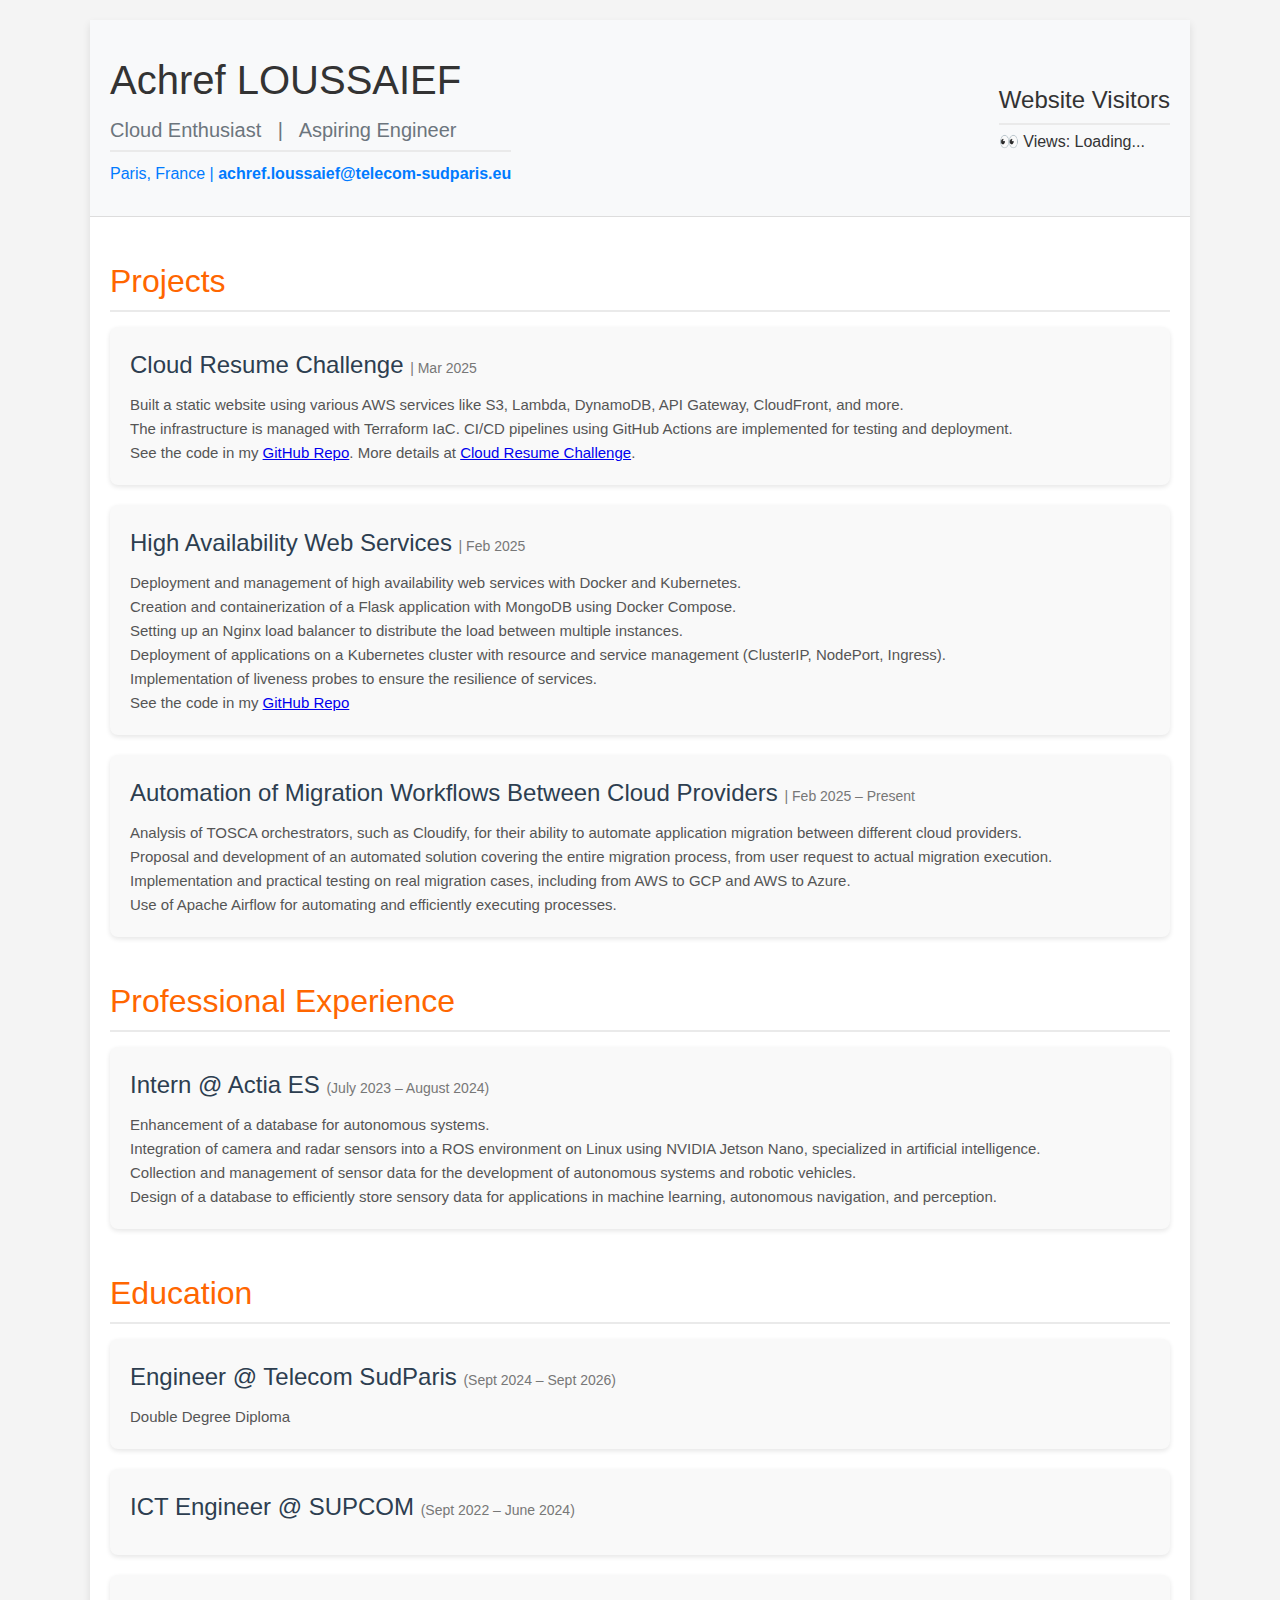
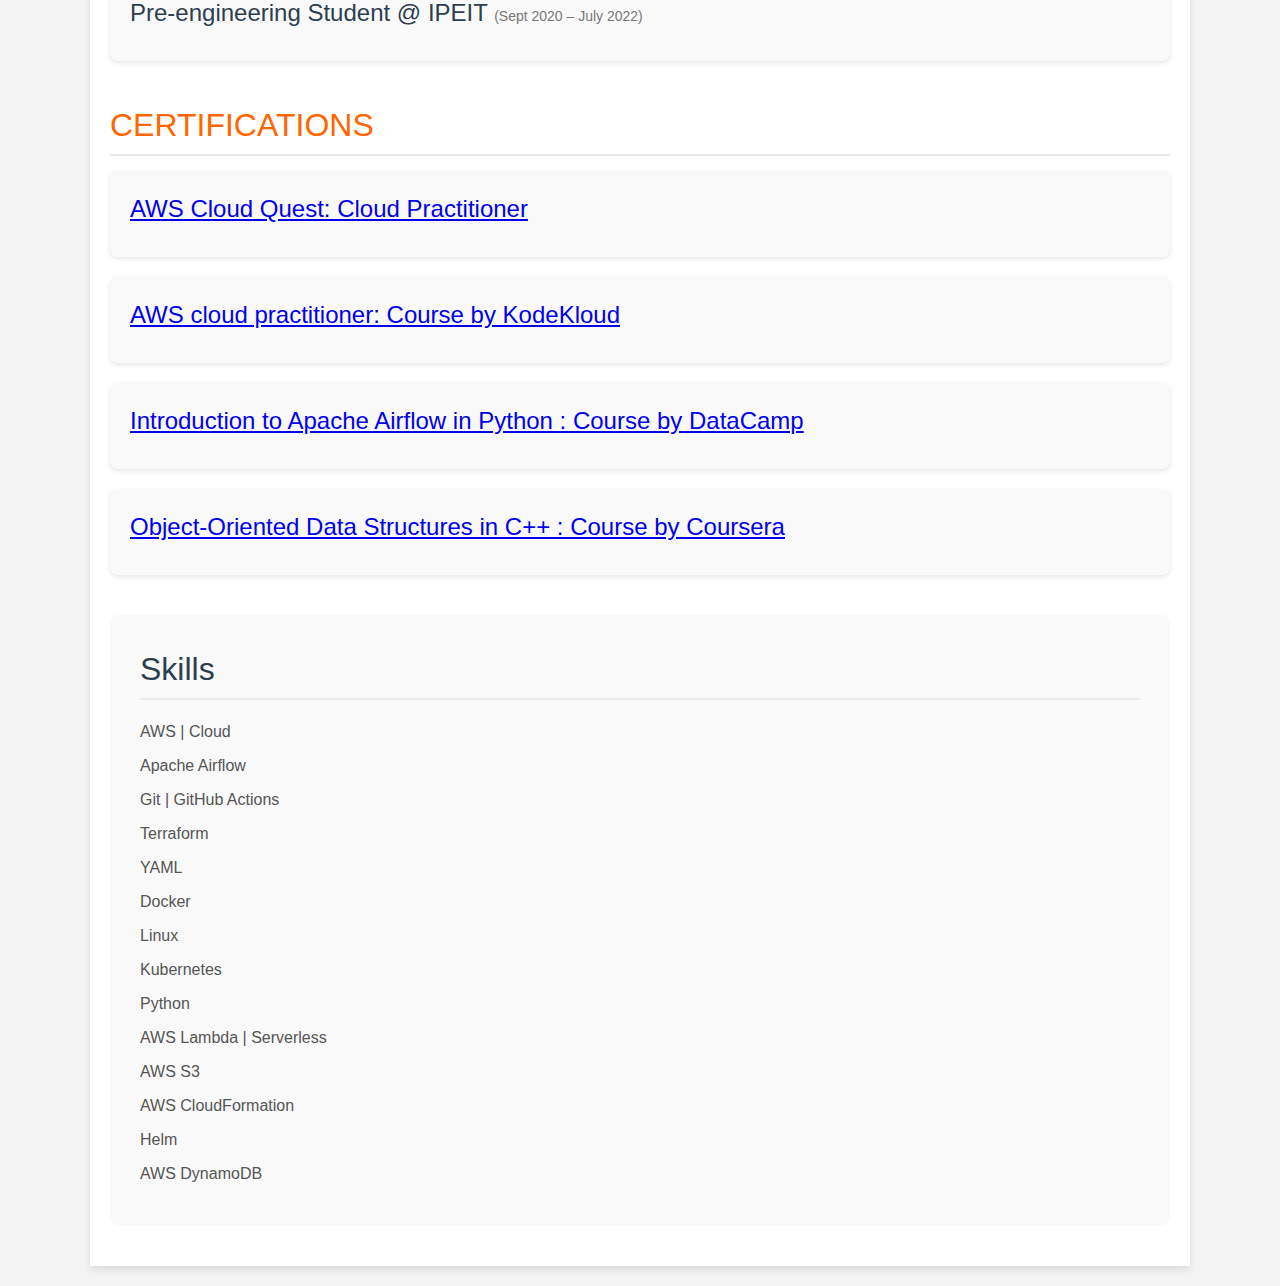
<file: index.html>
<!DOCTYPE html>
<html lang="en">

<head>
  <meta charset="UTF-8">
  <meta name="viewport" content="width=device-width, initial-scale=1.0">
  <meta name="author" content="Achref LOUSSAIEF">
  <meta name="description" content="Built on AWS, provisioned by custom Terraform IaC, Lambda Function, API Gateway.">
  <meta name="keywords" content="HTML, CSS, JavaScript, AWS, Terraform, Serverless, S3, Static Website, Python, DynamoDB">
  <title>Achref LOUSSAIEF | Welcome to my world</title>
  <link rel="stylesheet" href="styles.css" media="all">
  <script src="https://code.jquery.com/jquery-3.6.0.min.js"></script>
  <script src="index.js"></script>
</head>

<body>

  <div class="container">
    <header>
      <div class="header-container">
        <section class="header-info">
          <h1>Achref LOUSSAIEF</h1>
          <h2>Cloud Enthusiast &nbsp;&nbsp;|&nbsp;&nbsp; Aspiring Engineer</h2>
          <p>
            Paris, France | 
            <a href="mailto:achref.loussaief@telecom-sudparis.eu">achref.loussaief@telecom-sudparis.eu</a>
          </p>
        </section>
    
        <section class="visitor-counter">
          <h2>Website Visitors</h2>
          <p id="counter">👀 Views: Loading...</p>
        </section>
      </div>          
    </header>

    <main>
      <section class="projects">
        <h2>Projects</h2>

        <article class="project">
          <h3>Cloud Resume Challenge <span class="project-date">| Mar 2025</span></h3>
          <p>Built a static website using various AWS services like S3, Lambda, DynamoDB, API Gateway, CloudFront, and more.</p>
          <P>The infrastructure is managed with Terraform IaC. CI/CD pipelines using GitHub Actions are implemented for testing and deployment.</p>
          <p>See the code in my <a href="https://github.com/" target="_blank">GitHub Repo</a>. More details at <a href="https://cloudresumechallenge.dev/docs/the-challenge/aws/" target="_blank">Cloud Resume Challenge</a>.</p>
        </article>

        <article class="project">
          <h3>High Availability Web Services <span class="project-date">| Feb 2025</span></h3>
          <p>Deployment and management of high availability web services with Docker and Kubernetes.</p>
          <p>Creation and containerization of a Flask application with MongoDB using Docker Compose.</p>
          <p>Setting up an Nginx load balancer to distribute the load between multiple instances.</p>
          <P>Deployment of applications on a Kubernetes cluster with resource and service management (ClusterIP, NodePort, Ingress).</P>
          <P> Implementation of liveness probes to ensure the resilience of services.</P>
          <p>See the code in my <a href="https://github.com/ComplexNetTSP/kubernetes-LAshref" target="_blank">GitHub Repo</a></p>
        </article>

        <article class="project">
          <h3>Automation of Migration Workflows Between Cloud Providers <span class="project-date">| Feb 2025 – Present</span></h3>
          <p>Analysis of TOSCA orchestrators, such as Cloudify, for their ability to automate application migration between different cloud providers.</p> 
          <p>Proposal and development of an automated solution covering the entire migration process, from user request to actual migration execution.</p>
          <p>Implementation and practical testing on real migration cases, including from AWS to GCP and AWS to Azure.</p>
          <p> Use of Apache Airflow for automating and efficiently executing processes.</p>
        </article>
      </section>

      <section class="experience">
        <h2>Professional Experience</h2>

        <article class="role">
          <h3>Intern @ Actia ES <span class="role-date">(July 2023 – August 2024)</span></h3>
          <p>Enhancement of a database for autonomous systems.</p>
          <p>Integration of camera and radar sensors into a ROS environment on Linux using NVIDIA Jetson Nano, specialized in artificial intelligence.</p>
          <p>Collection and management of sensor data for the development of autonomous systems and robotic vehicles.</p>
          <P>Design of a database to efficiently store sensory data for applications in machine learning, autonomous navigation, and perception.</P>
        </article>
      </section>

      <section class="education">
        <h2>Education</h2>

        <article class="degree">
          <h3>Engineer @ Telecom SudParis <span class="degree-date">(Sept 2024 – Sept 2026)</span></h3>
          <p>Double Degree Diploma</p>
        </article>

        <article class="degree">
          <h3>ICT Engineer @ SUPCOM <span class="degree-date">(Sept 2022 – June 2024)</span></h3>
        </article>

        <article class="degree">
          <h3>Pre-engineering Student @ IPEIT <span class="degree-date">(Sept 2020 – July 2022)</span></h3>
        </article>
      </section>


      <section class="certifications">
        <h2>CERTIFICATIONS</h2>

        <article class="certification">
          <h3><a href="https://www.credly.com/badges/242ad1be-1a27-47f5-80b9-ad44a0bd5103/public_url" target="_blank">AWS Cloud Quest: Cloud Practitioner </a></h3>
        </article>

        <article class="certification">
          <h3><a href="https://certificates.kodekloud.com/67a9d951-f0d4-451b-a1e1-0824b84cc4b9/6b23dccf-ebef-47fc-8337-e42305d19ac1/e836645f-cf6a-4ea5-b864-fa356790c995.pdf" target="_blank">AWS cloud practitioner: Course by KodeKloud </a></h3>
        </article>

        <article class="certification">
          <h3><a href="https://www.datacamp.com/statement-of-accomplishment/course/89a44e72e4e9db406c1d7437ddc877d15b677e7f?raw=1" target="_blank">Introduction to Apache Airflow in Python : Course by DataCamp </a></h3>
        </article>

        <article class="certification">
          <h3><a href="https://www.coursera.org/account/accomplishments/verify/7E6PA2EGDRTJ" target="_blank">Object-Oriented Data Structures in C++ : Course by Coursera </a></h3>
        </article>

      </section>

      <section class="skills">
        <h2>Skills</h2>
        <ul>
          <li>AWS | Cloud</li>
          <li>Apache Airflow</li>
          <li>Git | GitHub Actions</li>
          <li>Terraform</li>
          <li>YAML</li>
          <li>Docker</li>
          <li>Linux</li>
          <li>Kubernetes</li>
          <li>Python</li>
          <li>AWS Lambda | Serverless</li>
          <li>AWS S3</li>
          <li>AWS CloudFormation</li>
          <li>Helm</li>
          <li>AWS DynamoDB</li>
        </ul>
      </section>

    </main>
  </div>
</body>

</html>
</file>
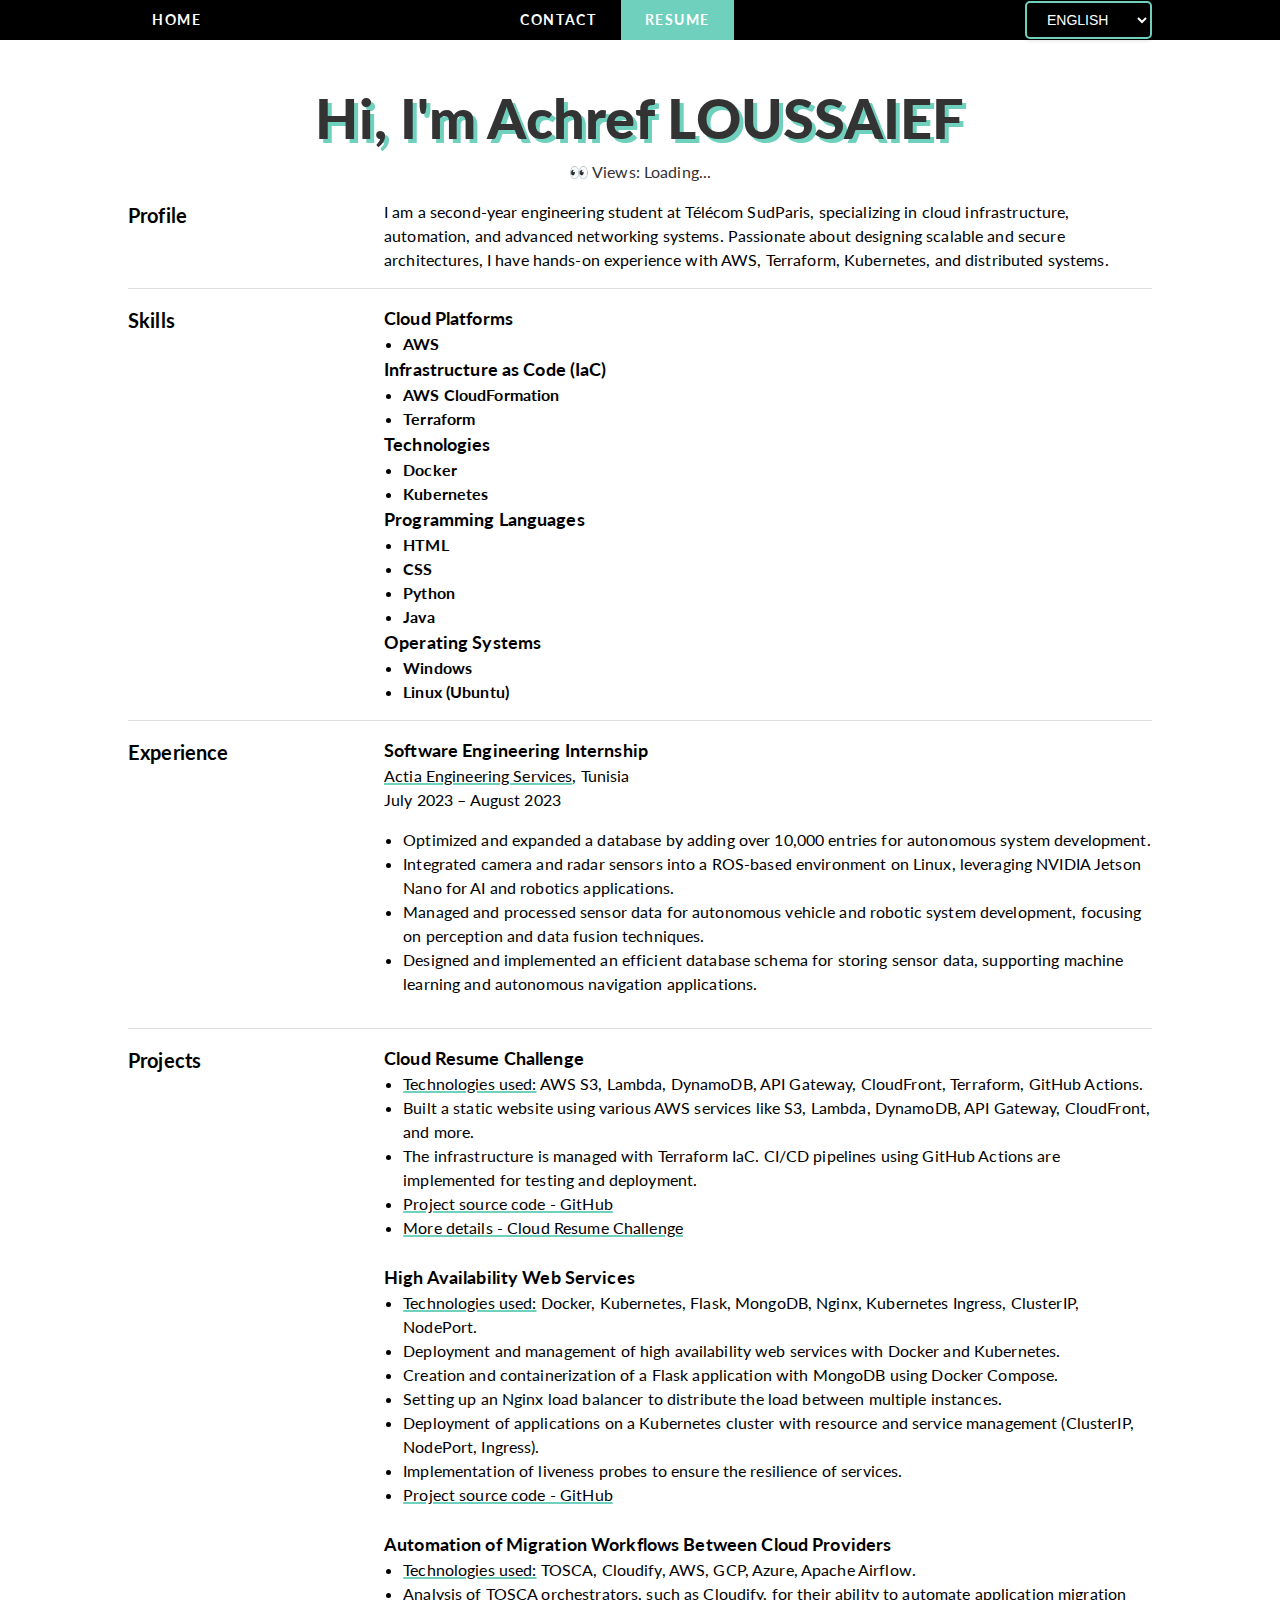
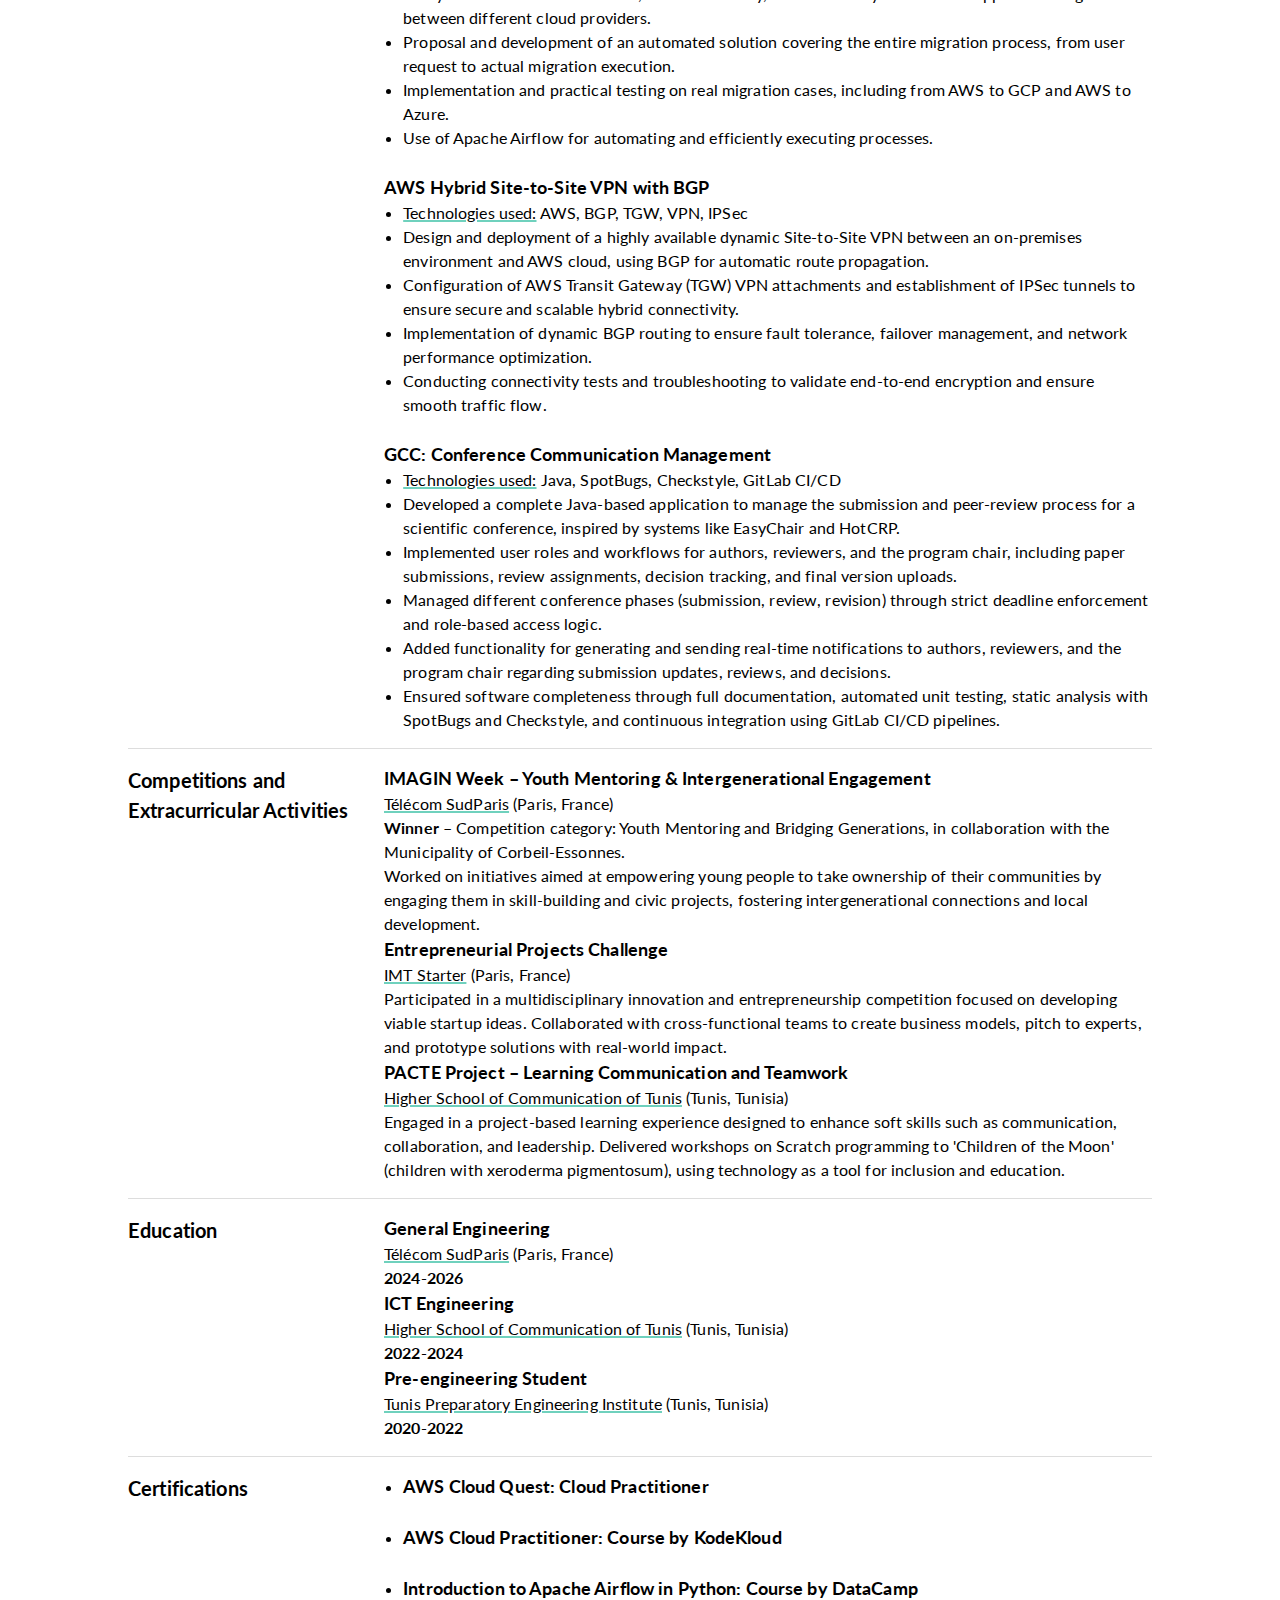
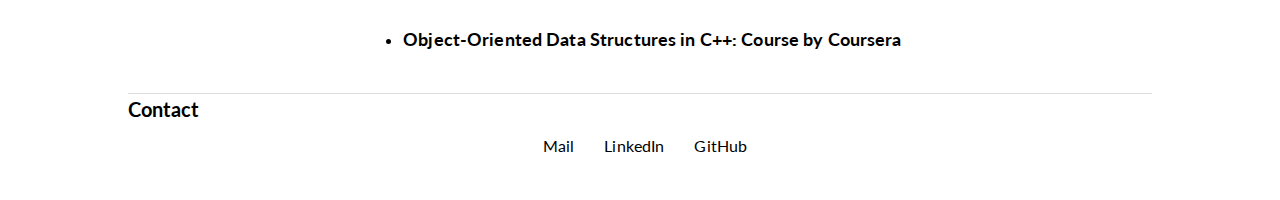
<file: website/index.html>
<!DOCTYPE html>
<html class="no-js" lang="en">

<head>
    <meta http-equiv="Content-Type" content="text/html; charset=UTF-8">
    <meta http-equiv="x-ua-compatible" content="ie=edge">
    <script src="https://code.jquery.com/jquery-3.6.0.min.js"></script>
    <link rel="stylesheet" href="https://cdnjs.cloudflare.com/ajax/libs/font-awesome/6.4.2/css/all.min.css"
        integrity="sha512-z3gLpd7yknf1YoNbCzqRKc4qyor8gaKU1qmn+CShxbuBusANI9QpRohGBreCFkKxLhei6S9CQXFEbbKuqLg0DA=="
        crossorigin="anonymous" referrerpolicy="no-referrer" />
    <link rel="stylesheet" href="./styles.css">
    <script src="index.js"></script>

    <title>Achref LOUSSAIEF</title>
    <meta name="description" content="">
    <meta name="viewport" content="width=device-width, initial-scale=1">
    <style></style>
</head>

<body>
    <header>
        <nav class="navbar">
            <a 
                href="#" class="navbar-btn-1" 
                data-en="Home" 
                data-fr="Accueil">
                Home
            </a>
            <ul class="nav-menu">
                <li class="navbar-btn-1">
                    <a 
                        href="#footer" class="nav-link" 
                        data-en="Contact" 
                        data-fr="Contact">
                        Contact
                    </a>
                </li>
                <li class="navbar-btn-2">
                    <a 
                        href="./resume/CV.pdf" target="_blank" class="nav-link" 
                        data-en="Resume" 
                        data-fr="CV">
                        Resume
                    </a>
                </li>
            </ul>
            <div class="language-selector">
                <select id="languageSelect" onchange="changeLanguage()">
                    <option value="en">English</option>
                    <option value="fr">Français</option>
                </select>
            </div>
            <div class="hamburger">
                <span class="bar"></span>
                <span class="bar"></span>
                <span class="bar"></span>
            </div>
        </nav>
    </header>
    <article class="wrapper">

        <section class="section-profile">
            <h1 
                class="section-profile-h1" 
                data-en="Hi, I'm Achref LOUSSAIEF" 
                data-fr="Salut, je suis Achref LOUSSAIEF">
                Hi, I'm Achref LOUSSAIEF
            </h1>
            <section class="visitor-counter">
              <p id="counter">👀 Views: Loading...</p>
            </section>
        </section>

        <section class="section-profile section-container">
            <h2 data-en="Profile" 
            data-fr="Profil">
            Profile</h2>
            <div class="section-content">
              <p data-en="I am a second-year engineering student at Télécom SudParis, specializing in cloud infrastructure, automation, and advanced networking systems.
              Passionate about designing scalable and secure architectures, I have hands-on experience with AWS, Terraform, Kubernetes, and distributed systems." 
              data-fr="Je suis étudiant en deuxième année d'ingénierie à Télécom SudParis, spécialisé dans les infrastructures cloud, l'automatisation et les systèmes de réseaux avancés.
              Passionné par la conception d'architectures évolutives et sécurisées, j'ai une expérience pratique avec AWS, Terraform, Kubernetes et les systèmes distribués.">
            </p>
            </div>
        </section>
        <section class="section-skills section-container">
            <h2 data-en="Skills" data-fr="Compétences">Skills</h2>
            <div class="section-content">
                
                <div class="skills-category">
                    <h3 data-en="Cloud Platforms" data-fr="Plateformes Cloud">Cloud Platforms</h3>
                    <ul>
                        <li><strong>AWS</strong></li>
                    </ul>
                </div>
                
                <div class="skills-category">
                    <h3 data-en="Infrastructure as Code (IaC)" data-fr="Infrastructure as Code (IaC)">Infrastructure as Code (IaC)</h3>
                    <ul>
                        <li><strong>AWS CloudFormation</strong></li>
                        <li><strong>Terraform</strong></li>
                    </ul>
                </div>
        
                <div class="skills-category">
                    <h3 data-en="Technologies" data-fr="Technologies">Technologies</h3>
                    <ul>
                        <li><strong>Docker</strong></li>
                        <li><strong>Kubernetes</strong></li>
                    </ul>
                </div>
        
                <div class="skills-category">
                    <h3 data-en="Programming Languages" data-fr="Langages de Programmation">Programming Languages</h3>
                    <ul>
                        <li><strong>HTML</strong></li>
                        <li><strong>CSS</strong></li>
                        <li><strong>Python</strong></li>
                        <li><strong>Java</strong></li>
                    </ul>
                </div>
        
                <div class="skills-category">
                    <h3 data-en="Operating Systems" data-fr="Systèmes d'Exploitation">Operating Systems</h3>
                    <ul>
                        <li><strong>Windows</strong></li>
                        <li><strong>Linux (Ubuntu)</strong></li>
                    </ul>
                </div>
                
            </div>
        </section>
        
        

        <section class="section-experience section-container">
            <h2 data-en="Experience" data-fr="Expérience">Experience</h2>
            <div class="section-content">
                <div class="section-exp">
                    <h3 data-en="Software Engineering Internship" data-fr="Stage en ingénierie logicielle">Software Engineering Internship</h3>
                    <a href="https://lab-engineering.actia.tn/actia-engineering-services/" target="_blank" data-en="Actia Engineering Services" data-fr="Actia Engineering Services">Actia Engineering Services</a>, Tunisia
                    <br> July 2023 – August 2023
                    <ul>
                        <li data-en="Optimized and expanded a database by adding over 10,000 entries for autonomous system development." 
                        data-fr="Optimisation et expansion d'une base de données en ajoutant plus de 10 000 entrées pour le développement de systèmes autonomes."></li>
                        <li data-en="Integrated camera and radar sensors into a ROS-based environment on Linux, leveraging NVIDIA Jetson Nano for AI and robotics applications." 
                        data-fr="Intégration de capteurs caméra et radar dans un environnement ROS sous Linux, en utilisant NVIDIA Jetson Nano pour des applications d'IA et de robotique."></li>
                        <li data-en="Managed and processed sensor data for autonomous vehicle and robotic system development, focusing on perception and data fusion techniques." 
                        data-fr="Gestion et traitement des données des capteurs pour le développement de véhicules autonomes et de systèmes robotiques, en se concentrant sur la perception et les techniques de fusion de données."></li>
                        <li data-en="Designed and implemented an efficient database schema for storing sensor data, supporting machine learning and autonomous navigation applications." 
                        data-fr="Conception et mise en œuvre d'un schéma de base de données efficace pour stocker les données des capteurs, soutenant les applications d'apprentissage automatique et de navigation autonome."></li>
                    </ul>
                </div>
            </div>
        </section>


        <section class="section-project section-container">
            <h2 data-en="Projects" data-fr="Projets">Projects</h2>
            <div class="section-content">
                <!-- Cloud Resume Challenge -->
                <div class="section-project-item">
                    <h3 data-en="Cloud Resume Challenge" 
                    data-fr="Cloud Resume Challenge">
                    Cloud Resume Challenge <span class="project-date">| Mar 2025</span>
                    </h3>
                    <ul>
                        <li>
                          <p 
                            data-en='<span class="project-tag-1">Technologies used:</span> AWS S3, Lambda, DynamoDB, API Gateway, CloudFront, Terraform, GitHub Actions.'
                            data-fr='<span class="project-tag-1">Technologies utilisées :</span> AWS S3, Lambda, DynamoDB, API Gateway, CloudFront, Terraform, GitHub Actions.'>
                            <span class="project-tag-1">Technologies used:</span> AWS S3, Lambda, DynamoDB, API Gateway, CloudFront, Terraform, GitHub Actions.
                          </p>
                        </li>
                        <li>
                          <p 
                            data-en="Built a static website using various AWS services like S3, Lambda, DynamoDB, API Gateway, CloudFront, and more." 
                            data-fr="Création d'un site web statique à l'aide de plusieurs services AWS comme S3, Lambda, DynamoDB, API Gateway, CloudFront, etc.">
                            Built a static website using various AWS services like S3, Lambda, DynamoDB, API Gateway, CloudFront, and more.
                          </p>
                        </li>
                        <li>
                          <p 
                            data-en="The infrastructure is managed with Terraform IaC. CI/CD pipelines using GitHub Actions are implemented for testing and deployment." 
                            data-fr="L'infrastructure est gérée avec Terraform (IaC). Des pipelines CI/CD sont mis en place avec GitHub Actions pour les tests et le déploiement.">
                            The infrastructure is managed with Terraform IaC. CI/CD pipelines using GitHub Actions are implemented for testing and deployment.
                          </p>
                        </li>
                        <li>
                          <a 
                            href="https://github.com/Achref-LOUSSAIEF/cloud-resume-challenge" 
                            target="_blank" 
                            aria-label="View Cloud Resume Challenge source code - GitHub"
                            data-en="Project source code - GitHub"
                            data-fr="Code source du projet - GitHub">
                            Project source code - GitHub
                          </a>
                          <i class="fa-solid fa-up-right-from-square fa-xs"></i>
                        </li>
                        <li>
                          <a 
                            href="https://cloudresumechallenge.dev/docs/the-challenge/aws/" 
                            target="_blank" 
                            aria-label="More details about Cloud Resume Challenge"
                            data-en="More details - Cloud Resume Challenge"
                            data-fr="En savoir plus - Cloud Resume Challenge">
                            More details - Cloud Resume Challenge
                          </a>
                          <i class="fa-solid fa-up-right-from-square fa-xs"></i>
                        </li>
                      </ul>
                      
                </div>
                <br>
                <!-- High Availability Web Services -->
                <div class="section-project-item">
                    <h3 data-en="High Availability Web Services" data-fr="Services Web Haute Disponibilité">
                        High Availability Web Services <span class="project-date">| Feb 2025</span>
                    </h3>
                    <ul>
                        <li>
                          <p 
                            data-en='<span class="project-tag-1">Technologies used:</span> Docker, Kubernetes, Flask, MongoDB, Nginx, Kubernetes Ingress, ClusterIP, NodePort.'
                            data-fr='<span class="project-tag-1">Technologies utilisées :</span> Docker, Kubernetes, Flask, MongoDB, Nginx, Kubernetes Ingress, ClusterIP, NodePort.'>
                            <span class="project-tag-1">Technologies used:</span> Docker, Kubernetes, Flask, MongoDB, Nginx, Kubernetes Ingress, ClusterIP, NodePort.
                          </p>
                        </li>
                        <li>
                          <p 
                            data-en="Deployment and management of high availability web services with Docker and Kubernetes."
                            data-fr="Déploiement et gestion de services web à haute disponibilité avec Docker et Kubernetes.">
                            Deployment and management of high availability web services with Docker and Kubernetes.
                          </p>
                        </li>
                        <li>
                          <p 
                            data-en="Creation and containerization of a Flask application with MongoDB using Docker Compose."
                            data-fr="Création et conteneurisation d'une application Flask avec MongoDB à l'aide de Docker Compose.">
                            Creation and containerization of a Flask application with MongoDB using Docker Compose.
                          </p>
                        </li>
                        <li>
                          <p 
                            data-en="Setting up an Nginx load balancer to distribute the load between multiple instances."
                            data-fr="Mise en place d'un répartiteur de charge Nginx pour équilibrer la charge entre plusieurs instances.">
                            Setting up an Nginx load balancer to distribute the load between multiple instances.
                          </p>
                        </li>
                        <li>
                          <p 
                            data-en="Deployment of applications on a Kubernetes cluster with resource and service management (ClusterIP, NodePort, Ingress)."
                            data-fr="Déploiement d'applications sur un cluster Kubernetes avec gestion des ressources et des services (ClusterIP, NodePort, Ingress).">
                            Deployment of applications on a Kubernetes cluster with resource and service management (ClusterIP, NodePort, Ingress).
                          </p>
                        </li>
                        <li>
                          <p 
                            data-en="Implementation of liveness probes to ensure the resilience of services."
                            data-fr="Mise en œuvre de liveness probes pour assurer la résilience des services.">
                            Implementation of liveness probes to ensure the resilience of services.
                          </p>
                        </li>
                        <li>
                          <a 
                            href="https://github.com/ComplexNetTSP/kubernetes-LAshref" 
                            target="_blank" 
                            aria-label="View High Availability Web Services source code - GitHub"
                            data-en="Project source code - GitHub"
                            data-fr="Code source du projet - GitHub">
                            Project source code - GitHub
                          </a>
                          <i class="fa-solid fa-up-right-from-square fa-xs"></i>
                        </li>
                      </ul>
                      
                </div>
                <br>
                <!-- Automation of Migration Workflows -->
                <div class="section-project-item">
                    <h3 data-en="Automation of Migration Workflows Between Cloud Providers" data-fr="Automatisation des flux de migration entre les fournisseurs de cloud">
                        Automation of Migration Workflows Between Cloud Providers <span class="project-date">| Feb 2025 – Present</span>
                    </h3>
                    <ul>
                        <li>
                          <p 
                            data-en='<span class="project-tag-1">Technologies used:</span> TOSCA, Cloudify, AWS, GCP, Azure, Apache Airflow.'
                            data-fr='<span class="project-tag-1">Technologies utilisées :</span> TOSCA, Cloudify, AWS, GCP, Azure, Apache Airflow.'>
                            <span class="project-tag-1">Technologies used:</span> TOSCA, Cloudify, AWS, GCP, Azure, Apache Airflow.
                          </p>
                        </li>
                        <li>
                          <p 
                            data-en="Analysis of TOSCA orchestrators, such as Cloudify, for their ability to automate application migration between different cloud providers."
                            data-fr="Analyse des orchestrateurs TOSCA, tels que Cloudify, pour leur capacité à automatiser la migration d'applications entre différents fournisseurs cloud.">
                            Analysis of TOSCA orchestrators, such as Cloudify, for their ability to automate application migration between different cloud providers.
                          </p>
                        </li>
                        <li>
                          <p 
                            data-en="Proposal and development of an automated solution covering the entire migration process, from user request to actual migration execution."
                            data-fr="Proposition et développement d'une solution automatisée couvrant l'ensemble du processus de migration, de la demande utilisateur à l'exécution réelle.">
                            Proposal and development of an automated solution covering the entire migration process, from user request to actual migration execution.
                          </p>
                        </li>
                        <li>
                          <p 
                            data-en="Implementation and practical testing on real migration cases, including from AWS to GCP and AWS to Azure."
                            data-fr="Mise en œuvre et tests pratiques sur des cas de migration réels, notamment de AWS vers GCP et de AWS vers Azure.">
                            Implementation and practical testing on real migration cases, including from AWS to GCP and AWS to Azure.
                          </p>
                        </li>
                        <li>
                          <p 
                            data-en="Use of Apache Airflow for automating and efficiently executing processes."
                            data-fr="Utilisation d'Apache Airflow pour automatiser et exécuter efficacement les processus.">
                            Use of Apache Airflow for automating and efficiently executing processes.
                          </p>
                        </li>
                      </ul>
                      
                </div>
                <br>
                <!-- AWS Hybrid Site-to-Site VPN with BGP -->
                <div class="section-project-item">
                    <h3 data-en="AWS Hybrid Site-to-Site VPN with BGP" data-fr="VPN hybride Site-à-Site AWS avec BGP">
                        AWS Hybrid Site-to-Site VPN with BGP <span class="project-date">| Jan. 2025 – March 2025</span>
                    </h3>
                    <ul>
                            <li>
                              <p 
                                data-en='<span class="project-tag-1">Technologies used:</span> AWS, BGP, TGW, VPN, IPSec'
                                data-fr='<span class="project-tag-1">Technologies utilisées :</span> AWS, BGP, TGW, VPN, IPSec'>
                                <span class="project-tag-1">Technologies used:</span> AWS, BGP, TGW, VPN, IPSec
                              </p>
                            </li>
                            <li>
                              <p 
                                data-en="Design and deployment of a highly available dynamic Site-to-Site VPN between an on-premises environment and AWS cloud, using BGP for automatic route propagation."
                                data-fr="Conception et déploiement d’un VPN Site-à-Site dynamique haute disponibilité entre un environnement on-premises et le cloud AWS, en utilisant BGP pour la propagation automatique des routes.">
                                Design and deployment of a highly available dynamic Site-to-Site VPN between an on-premises environment and AWS cloud, using BGP for automatic route propagation.
                              </p>
                            </li>
                            <li>
                              <p 
                                data-en="Configuration of AWS Transit Gateway (TGW) VPN attachments and establishment of IPSec tunnels to ensure secure and scalable hybrid connectivity."
                                data-fr="Configuration des attachements VPN du Transit Gateway (TGW) d’AWS et mise en place de tunnels IPSec pour garantir une connectivité hybride sécurisée et évolutive.">
                                Configuration of AWS Transit Gateway (TGW) VPN attachments and establishment of IPSec tunnels to ensure secure and scalable hybrid connectivity.
                              </p>
                            </li>
                            <li>
                              <p 
                                data-en="Implementation of dynamic BGP routing to ensure fault tolerance, failover management, and network performance optimization."
                                data-fr="Implémentation du routage dynamique BGP pour assurer la tolérance aux pannes, la gestion du basculement et l’optimisation des performances réseau.">
                                Implementation of dynamic BGP routing to ensure fault tolerance, failover management, and network performance optimization.
                              </p>
                            </li>
                            <li>
                              <p 
                                data-en="Conducting connectivity tests and troubleshooting to validate end-to-end encryption and ensure smooth traffic flow."
                                data-fr="Réalisation de tests de connectivité et de dépannage pour valider le chiffrement de bout en bout et garantir un flux de trafic fluide.">
                                Conducting connectivity tests and troubleshooting to validate end-to-end encryption and ensure smooth traffic flow.
                              </p>
                            </li>
                          </ul>
                </div>
                <br>
                <!-- GCC Conference Communication Management -->
                <div class="section-project-item">
                    <h3 data-en="GCC: Conference Communication Management" data-fr="GCC: Gestion de la communication pour conférences">
                        GCC: Conference Communication Management <span class="project-date">| Feb. 2025 – Apr. 2025</span>
                    </h3>
                    <ul>
                        <li>
                          <p 
                            data-en='<span class="project-tag-1">Technologies used:</span> Java, SpotBugs, Checkstyle, GitLab CI/CD'
                            data-fr='<span class="project-tag-1">Technologies utilisées :</span> Java, SpotBugs, Checkstyle, GitLab CI/CD'>
                            <span class="project-tag-1">Technologies used:</span> Java, SpotBugs, Checkstyle, GitLab CI/CD
                          </p>
                        </li>
                        <li>
                          <p 
                            data-en="Developed a complete Java-based application to manage the submission and peer-review process for a scientific conference, inspired by systems like EasyChair and HotCRP."
                            data-fr="Développement d'une application complète en Java pour gérer les soumissions et les revues par les pairs d'une conférence scientifique, inspirée de systèmes comme EasyChair et HotCRP.">
                            Developed a complete Java-based application to manage the submission and peer-review process for a scientific conference, inspired by systems like EasyChair and HotCRP.
                          </p>
                        </li>
                        <li>
                          <p 
                            data-en="Implemented user roles and workflows for authors, reviewers, and the program chair, including paper submissions, review assignments, decision tracking, and final version uploads."
                            data-fr="Mise en œuvre des rôles utilisateurs et des workflows pour les auteurs, les relecteurs et le président du programme, incluant soumissions d’articles, assignations, suivi des décisions et téléversement de la version finale.">
                            Implemented user roles and workflows for authors, reviewers, and the program chair, including paper submissions, review assignments, decision tracking, and final version uploads.
                          </p>
                        </li>
                        <li>
                          <p 
                            data-en="Managed different conference phases (submission, review, revision) through strict deadline enforcement and role-based access logic."
                            data-fr="Gestion des différentes phases de la conférence (soumission, relecture, révision) via un strict respect des délais et une logique d’accès selon les rôles.">
                            Managed different conference phases (submission, review, revision) through strict deadline enforcement and role-based access logic.
                          </p>
                        </li>
                        <li>
                          <p 
                            data-en="Added functionality for generating and sending real-time notifications to authors, reviewers, and the program chair regarding submission updates, reviews, and decisions."
                            data-fr="Ajout de fonctionnalités pour générer et envoyer des notifications en temps réel aux auteurs, relecteurs et président du programme concernant les soumissions, avis et décisions.">
                            Added functionality for generating and sending real-time notifications to authors, reviewers, and the program chair regarding submission updates, reviews, and decisions.
                          </p>
                        </li>
                        <li>
                          <p 
                            data-en="Ensured software completeness through full documentation, automated unit testing, static analysis with SpotBugs and Checkstyle, and continuous integration using GitLab CI/CD pipelines."
                            data-fr="Garantie de la complétude du logiciel via une documentation complète, des tests unitaires automatisés, une analyse statique avec SpotBugs et Checkstyle, et l'intégration continue via GitLab CI/CD.">
                            Ensured software completeness through full documentation, automated unit testing, static analysis with SpotBugs and Checkstyle, and continuous integration using GitLab CI/CD pipelines.
                          </p>
                        </li>
                      </ul>
                      
                </div>
            </div>
        </section>
        
        <section class="section-competitions section-container">
            <h2 data-en="Competitions and Extracurricular Activities" 
            data-fr="Compétitions et Activités Extra-scolaires">
            Competitions and Extracurricular Activities</h2>
            <div class="section-content">
                <div class="section-activity">
                    <h3 data-en="IMAGIN Week – Youth Mentoring & Intergenerational Engagement" 
                    data-fr="Semaine IMAGIN – Mentorat des jeunes et engagement intergénérationnel">
                    IMAGIN Week – Youth Mentoring & Intergenerational Engagement</h3>
                    <a href="https://www.telecom-sudparis.eu/evenement/semaine-imagin/" target="_blank" 
                    data-en="Télécom SudParis" 
                    data-fr="Télécom SudParis">
                    Télécom SudParis</a> (Paris, France)
                    <br><strong data-en="Winner" 
                    data-fr="Gagnant">
                    Winner</strong> – Competition category: Youth Mentoring and Bridging Generations, in collaboration with the Municipality of Corbeil-Essonnes.
                    <br>
                    <p data-en="Worked on initiatives aimed at empowering young people to take ownership of their communities by engaging them in skill-building and civic projects, fostering intergenerational connections and local development." 
                       data-fr="Travail sur des initiatives visant à autonomiser les jeunes pour qu'ils prennent en main leurs communautés en les impliquant dans des projets de développement de compétences et civiques, favorisant les liens intergénérationnels et le développement local.">
                    </p>
                </div>
        
                <div class="section-activity">
                    <h3 data-en="Entrepreneurial Projects Challenge" 
                    data-fr="Challenge des projets entrepreneuriaux">
                    Entrepreneurial Projects Challenge</h3>
                    <a href="https://www.telecom-sudparis.eu/actualite/challenge-projets-dentreprendre/" target="_blank" 
                    data-en="IMT Starter" 
                    data-fr="IMT Starter">
                    IMT Starter</a> (Paris, France)
                    <p data-en="Participated in a multidisciplinary innovation and entrepreneurship competition focused on developing viable startup ideas. Collaborated with cross-functional teams to create business models, pitch to experts, and prototype solutions with real-world impact."
                       data-fr="Participation à un concours multidisciplinaire d'innovation et d'entrepreneuriat axé sur le développement d'idées de startups viables. Collaboration avec des équipes interfonctionnelles pour créer des modèles d'affaires, présenter à des experts et prototyper des solutions ayant un impact concret.">
                    </p>
                </div>
        
                <div class="section-activity">
                    <h3 data-en="PACTE Project – Learning Communication and Teamwork" 
                    data-fr="Projet PACTE – Apprentissage de la communication et du travail d'équipe">
                    PACTE Project – Learning Communication and Teamwork</h3>
                    <a href="https://www.supcom.tn/" target="_blank" 
                    data-en="Higher School of Communication of Tunis" 
                    data-fr="École supérieure de communication de Tunis">
                    Higher School of Communication of Tunis</a> (Tunis, Tunisia)
                    <br>
                    <p data-en="Engaged in a project-based learning experience designed to enhance soft skills such as communication, collaboration, and leadership. Delivered workshops on Scratch programming to 'Children of the Moon' (children with xeroderma pigmentosum), using technology as a tool for inclusion and education."
                       data-fr="Engagement dans une expérience d'apprentissage par projet visant à renforcer des compétences interpersonnelles telles que la communication, la collaboration et le leadership. Animation d'ateliers de programmation sur Scratch pour les « Enfants de la Lune » (enfants atteints de xéroderma pigmentosum), en utilisant la technologie comme outil d'inclusion et d'éducation.">
                    </p>
                </div>
            </div>
        </section>
        
        <section class="section-education section-container">
            <h2 data-en="Education" 
            data-fr="Éducation">
            Education</h2>
            <div class="section-content">
                <div class="section-degree">
                    <h3 data-en="General Engineering" 
                    data-fr="Ingénieur généraliste en technologies du numérique">
                    General Engineering</h3>
                    <a href="https://www.telecom-sudparis.eu/" target="_blank" 
                    data-en="Télécom SudParis" 
                    data-fr="Télécom SudParis">
                    Télécom SudParis</a> (Paris, France)
                    <br><strong data-en="2024-2026" 
                    data-fr="2024-2026">
                    2024-2026</strong>
                </div>
        
                <div class="section-degree">
                    <h3 data-en="ICT Engineering" 
                    data-fr="Ingénieur en télécommunications">
                    ICT Engineering</h3>
                    <a href="https://www.supcom.tn/" target="_blank" 
                    data-en="Higher School of Communication of Tunis" 
                    data-fr="École supérieure de communication de Tunis">
                    Higher School of Communication of Tunis</a> (Tunis, Tunisia)
                    <br><strong data-en="2022-2024" data-fr="2022-2024">2022 - 2024</strong>
                </div>
        
                <div class="section-degree">
                    <h3 data-en="Pre-engineering Student" 
                    data-fr="Classes Préparatoires">
                    Pre-engineering Student</h3>
                    <a href="http://www.ipeit.rnu.tn/" target="_blank" 
                    data-en="Tunis Preparatory Engineering Institute" 
                    data-fr="Institut Préparatoire aux Études d’Ingénierie de Tunis">
                    Tunis Preparatory Engineering Institute</a> (Tunis, Tunisia)
                    <br><strong data-en="2020-2022" data-fr="2020-2022">2020 - 2022</strong>
                </div>
            </div>
        </section>
        
        <section class="section-certification section-container">
            <h2 data-en="Certifications" data-fr="Certifications">Certifications</h2>
            <div class="section-content">
                <div class="section-cert">
                    <ul>
                        <li>
                            <div class="certification-item">
                                <h3 data-en="AWS Cloud Quest: Cloud Practitioner" data-fr="AWS Cloud Quest: Cloud Practitioner">
                                    AWS Cloud Quest: Cloud Practitioner
                                </h3>
                                <a href="https://www.credly.com/badges/242ad1be-1a27-47f5-80b9-ad44a0bd5103/public_url" target="_blank">
                                    <i class="fa-solid fa-up-right-from-square fa-xs certification-icon"></i>
                                </a>
                            </div>                            
                        </li>
                        <li>
                            <div class="certification-item">
                            <h3 data-en="AWS Cloud Practitioner: Course by KodeKloud" 
                            data-fr="AWS Cloud Practitioner: Cours par KodeKloud">
                            AWS Cloud Practitioner: Course by KodeKloud</h3>
                            <a href="https://certificates.kodekloud.com/67a9d951-f0d4-451b-a1e1-0824b84cc4b9/6b23dccf-ebef-47fc-8337-e42305d19ac1/e836645f-cf6a-4ea5-b864-fa356790c995.pdf" target="_blank">
                                <i class="fa-solid fa-up-right-from-square fa-xs certification-icon"></i>
                            </a>
                            </div>
                        </li>
                        <li>
                            <h3 data-en="Introduction to Apache Airflow in Python: Course by DataCamp" 
                            data-fr="Introduction à Apache Airflow en Python : Cours par DataCamp">
                            Introduction to Apache Airflow in Python: Course by DataCamp</h3>
                            <a href="https://www.datacamp.com/statement-of-accomplishment/course/89a44e72e4e9db406c1d7437ddc877d15b677e7f?raw=1" target="_blank">
                                <i class="fa-solid fa-up-right-from-square fa-xs certification-icon"></i>
                            </a>
                        </li>
                        <li>
                            <h3 data-en="Object-Oriented Data Structures in C++: Course by Coursera" 
                            data-fr="Structures de données orientées objet en C++ : Cours par Coursera">
                            Object-Oriented Data Structures in C++: Course by Coursera</h3>
                            <a href="https://www.coursera.org/account/accomplishments/verify/7E6PA2EGDRTJ" target="_blank">
                                <i class="fa-solid fa-up-right-from-square fa-xs certification-icon"></i>
                            </a>
                        </li>
                    </ul>
                </div>
            </div>
        </section>

    </article>
        <footer class="footer" id="footer">
            <div class="footer-container">
                <h2 data-en="Contact" data-fr="Contact">Contact</h2>
                <ul>
                    <li>
                        <a href="mailto:achref.loussaief@telecom-sudparis.eu"><i class="fa-solid fa-envelope"></i>Mail</a>
                    </li>
                    <li>
                        <a href="https://www.linkedin.com/in/achref-loussaief-4b9ab732a/" target="_blank"><i
                                class="fa-brands fa-linkedin"></i>LinkedIn</a>
                    </li>
                    <li>
                        <a href="https://github.com/Achref-LOUSSAIEF" target="_blank"><i class="fa-brands fa-github"></i>GitHub</a>
                    </li>
                </ul>
            </div>
        </footer>
</body>
</html>
</file>
<file: styles.css>
html, * {
    font-family: 'Segoe UI', Tahoma, Geneva, Verdana, sans-serif;
    font-weight: 400;
    line-height: 1.5;
    margin: 0;
    padding: 0;
}

body {
    background-color: #f4f4f4;
    color: #333;
    font-size: 16px;
    padding: 20px;
}

.container {
    max-width: 1100px;
    margin: 0 auto;
    background: #ffffff;
    box-shadow: 0 4px 8px rgba(0, 0, 0, 0.1);
}

/* General Styling */
header {
    background-color: #f8f9fa; /* Soft background for header */
    padding: 30px 20px;
    border-bottom: 1px solid #ddd;
  }
  
  /* Container to align content */
  .header-container {
    display: flex;
    justify-content: space-between;
    align-items: center;
    max-width: 1200px;
    margin: 0 auto;
  }
  
  /* Styling the personal info section */
  .header-info h1 {
    font-size: 2.5rem;
    margin-bottom: 5px;
    color: #333;
  }
  
  .header-info h2 {
    font-size: 1.25rem;
    color: #6c757d;
    margin-bottom: 10px;
  }
  
  .header-info p {
    font-size: 1rem;
    color: #007bff;
  }
  
  .header-info a {
    text-decoration: none;
    color: #007bff;
    font-weight: bold;
  }
  
  .header-info a:hover {
    text-decoration: underline;
  }
  
  /* Visitor Counter Section */
  .visitor-counter h2 {
    font-size: 1.5rem;
    color: #333;
    margin-bottom: 5px;
  }
  
  .counter-number {
    font-size: 1.25rem;
    color: #28a745;
    font-weight: bold;
  }
  

main {
    padding: 40px 20px;
}

.projects, .experience, .education, .certifications {
    margin-bottom: 40px;
}

h2 {
    font-size: 32px;
    color: #ff6600;
    margin-bottom: 15px;
    border-bottom: 2px solid #eaeaea;
    padding-bottom: 5px;
}

.project, .role, .degree, .certification {
    background: #f9f9f9;
    border-radius: 8px;
    margin-bottom: 20px;
    padding: 20px;
    box-shadow: 0 2px 5px rgba(0, 0, 0, 0.1);
}

.project h3, .role h3, .degree h3, .certification h3 {
    font-size: 24px;
    color: #2d3e50;
    margin-bottom: 10px;
}

.project .project-date, .role .role-date, .degree .degree-date {
    font-size: 14px;
    color: #777;
}

.project p, .role p, .degree p {
    font-size: 15px;
    color: #555;
    line-height: 1.6;
}

.skills {
    background: #f9f9f9;
    border-radius: 8px;
    padding: 30px;
    margin-top: 30px;
}

.skills ul {
    list-style: none;
    padding: 0;
}

.skills ul li {
    font-size: 16px;
    color: #555;
    margin-bottom: 10px;
}

.skills h2 {
    font-size: 32px;
    color: #2d3e50;
    margin-bottom: 20px;
}

.skills a {
    color: #ff4b5c;
    text-decoration: none;
}

.skills a:hover {
    text-decoration: underline;
}

/* Responsive Layout */
@media (max-width: 768px) {
    .middle_container {
        flex-direction: column;
    }

    .middle_left_container, .middle_right_container {
        width: 100%;
    }

    .project h3, .role h3, .degree h3, .certification h3 {
        font-size: 22px;
    }

    .skills ul li {
        font-size: 14px;
    }

    header h1 {
        font-size: 36px;
    }

    header h2 {
        font-size: 18px;
    }
}
</file>
<file: website/styles.css>
@import url(https://fonts.googleapis.com/css?family=Lato:400,700,900);

:root {
    --white-text-color: white;
    --highlight-color: #6fd1bd;
    --hover-color: #fa8072;
}

* {
    box-sizing: border-box;
    margin: 0;
    padding: 0;
}

body {
    color: #333;
    font-size: 1rem;
    font-family: Lato, Helvetica, Arial, sans-serif;
    font-weight: normal;
    line-height: 1.5;
    letter-spacing: .008em;
}

h2,
h3 {
    color: black;
}

h2 {
    font-size: 20px;
}

h3 {
    font-size: 18px;
}

/* navbar */

header {
    background-color: black;
    font-size: 14px;
    text-transform: uppercase;
}

.navbar {
    max-width: 80%;
    margin: 0 auto;
    background-color: black;
    color: var(--white-text-color);
    display: flex;
    flex-direction: row;
    justify-content: space-between;
    align-items: center;
    font-weight: bold;
    letter-spacing: .10rem;
    padding: 0px 0px;
    line-height: 2.5rem;
}

.navbar a {
    list-style: none;
    text-decoration: none;
    display: block;
    color: var(--white-text-color);
}

.navbar a {
    display: flex;
    padding: 0 24px;
}


.navbar ul {
    list-style: none;
    text-decoration: none;
}

.navbar ul {
    display: flex;
    padding: 0 24px;
}

.navbar .navbar-btn-2 {
    background-color: var(--highlight-color);
}

.navbar .navbar-btn-2:hover {
    background: var(--hover-color);
}

.navbar .navbar-btn-1:hover {
    background: var(--hover-color);
}

.hamburger {
    display: none;
}

.bar {
    display: block;
    width: 25px;
    height: 3px;
    margin: 5px auto;
    -webkit-transition: all 0.3s ease-in-out;
    transition: all 0.3s ease-in-out;
    background-color: white;
}
/* Language Selector Styling */
.language-selector {
    display: inline-block;
    margin-left: 20px; /* Adjust this spacing to fit your design */
}

.language-selector select {
    background-color: transparent;
    border: 2px solid var(--highlight-color);
    color: var(--white-text-color);
    font-size: 14px;
    padding: 8px 16px; /* Increase padding for a more comfortable size */
    cursor: pointer;
    transition: all 0.3s ease; /* Smooth transition for all changes */
    text-transform: uppercase;
    border-radius: 5px; /* Rounded corners for a softer look */
    box-shadow: 0 2px 4px rgba(0, 0, 0, 0.1); /* Subtle shadow for a lift effect */
}

/* Focus state for the select dropdown */
.language-selector select:focus {
    outline: none;
    border-color: var(--hover-color);
    background-color: rgba(255, 255, 255, 0.1); /* Subtle background change when focused */
    box-shadow: 0 0 6px var(--hover-color); /* Shadow to highlight focus */
}

/* Hover effect for select dropdown */
.language-selector select:hover {
    border-color: var(--hover-color);
    background-color: rgba(255, 255, 255, 0.2); /* Hover effect */
}

/* Styling for the selected option to make it clearer */
.language-selector select option:checked {
    background-color: var(--highlight-color); /* Background color for selected option */
    color: #333; /* Change text color to a dark shade for better contrast */
}

/* Hover effect for individual options */
.language-selector select option:hover {
    background-color: rgba(255, 255, 255, 0.2); /* Slightly darker background on hover */
    color: var(--highlight-color); /* Change text color on hover to make it stand out */
}

/* Added a slightly more visible border for better focus visibility */
.language-selector select option {
    padding: 8px 10px; /* Added padding for options to make them easier to select */
}



/* Section */

.section-profile-h1 {
    text-shadow: 4px 4px 0 #6fd1bd;
    transition: text-shadow .2s ease-in-out
}

.section-profile-h1:hover {
    text-shadow: -4px -4px 0 salmon
}

/* Style for views count */
.visitor-counter {
    text-align: center;
}

.visitor-count-tag {
    color: #11ABB0;
    font-weight: 600;
}

.wrapper {
    max-width: 80%;
    margin: 0 auto;
}

.section-profile-h1 {
    font-size: 56px;
    font-family: Lato, 'Open Sans', Helvetica, Arial;
    font-weight: 900;
    width: 100%;
    margin-top: 2.25rem;
    text-align: center;
}

.section-container {
    display: flex;
    flex-direction: row;
    border-bottom: 1px solid #ddd;
    padding: 1rem 0rem;
}

.section-container>h2 {
    display: block;
    min-width: 25%;
    max-width: auto;
}

.section-content {
    display: block;
    max-width: 80%;
    color: black;
}

.section-container ul {
    list-style-position: outside;
    padding-left: 1.2rem;
}

.section-container .section-exp {
    padding-bottom: 1rem;
}

.section-container .section-exp ul {
    padding-top: 1rem;
}

.section-container a {
    color: black;
    text-decoration: underline var(--highlight-color) 2px;
}

.section-container a:hover {
    text-decoration: underline var(--hover-color) 2px;
}

.project-tag-1 {
    color: black;
    text-decoration: underline var(--highlight-color) 2px;
}

/* Footer */

footer {
    max-width: 80%;
    margin: 0 auto;
    padding: 0;
    padding-bottom: 2rem;
    box-sizing: border-box;
}

footer ul li {
    list-style: none;
    display: block;
    padding: 10px 10px;
}

footer a {
    color: black;
    text-decoration: none;
}

footer .footer-container ul {
    display: flex;
    flex-direction: row;
    justify-content: center;
}

footer .fa-brands,
.fa-solid {
    padding-right: 10px;
}

footer li:hover {
    text-decoration: underline var(--hover-color) 2px;
}


/* Tablet */
@media (max-width:768px) {

    .section-container {
        display: flex;
        flex-direction: column;
        border-bottom: 1px solid #ddd;
        padding: 0.5rem 0rem;
    }

    .section-profile-h1-sub-h1::before {
        content: "\a";
        white-space: pre;
    }

    .section-profile-h1 {
        font-size: 42px;
    }

    .hamburger {
        display: block;
    }

    .hamburger.active .bar:nth-child(2) {
        opacity: 0;
    }

    .hamburger.active .bar:nth-child(1) {
        transform: translateY(8px) rotate(45deg);
    }

    .hamburger.active .bar:nth-child(3) {
        transform: translateY(-8px) rotate(-45deg);
    }

    .nav-menu {
        position: fixed;
        left: -100%;
        top: 2.5rem;
        gap: 0;
        flex-direction: column;
        align-items: center;
        background-color: black;
        width: 100%;
        text-align: center;
        transform: 0.3s;
    }

    .nav-item {
        margin: 16px 0;
    }

    .nav-menu.active {
        left: 0;
    }

    .navbar .navbar-btn-2 {
        background-color: black;
    }

    footer ul {
        padding: auto auto;
    }

    footer .footer-container ul {
        display: flex;
        flex-direction: column;

        align-items: center;
    }

    footer ul li {
        list-style: none;
        display: block;
        padding: 2.5px 10px;
    }

}

/* mobile */
@media (max-width:425px) {

    .section-container>h2 {
        width: 100%;
    }

    .section-profile-h1 {
        font-size: 32px;
    }

}
</file>
